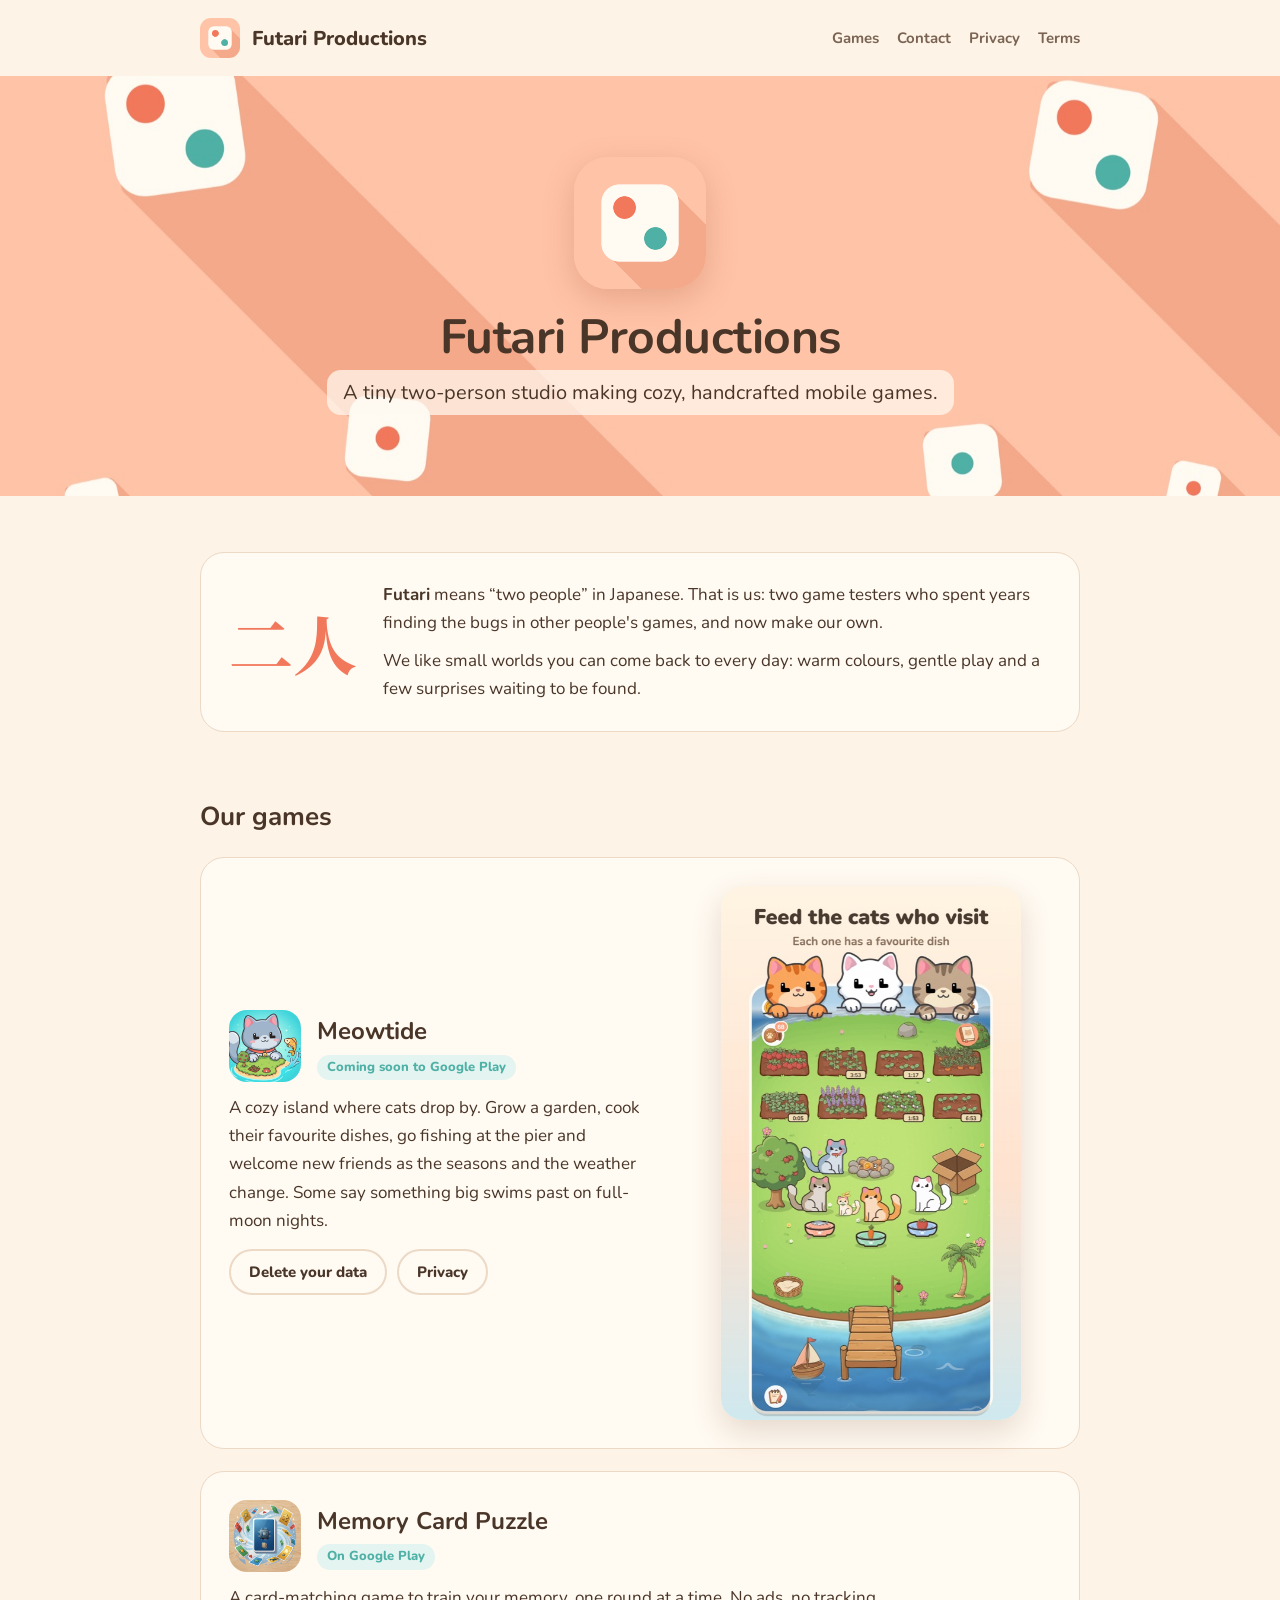
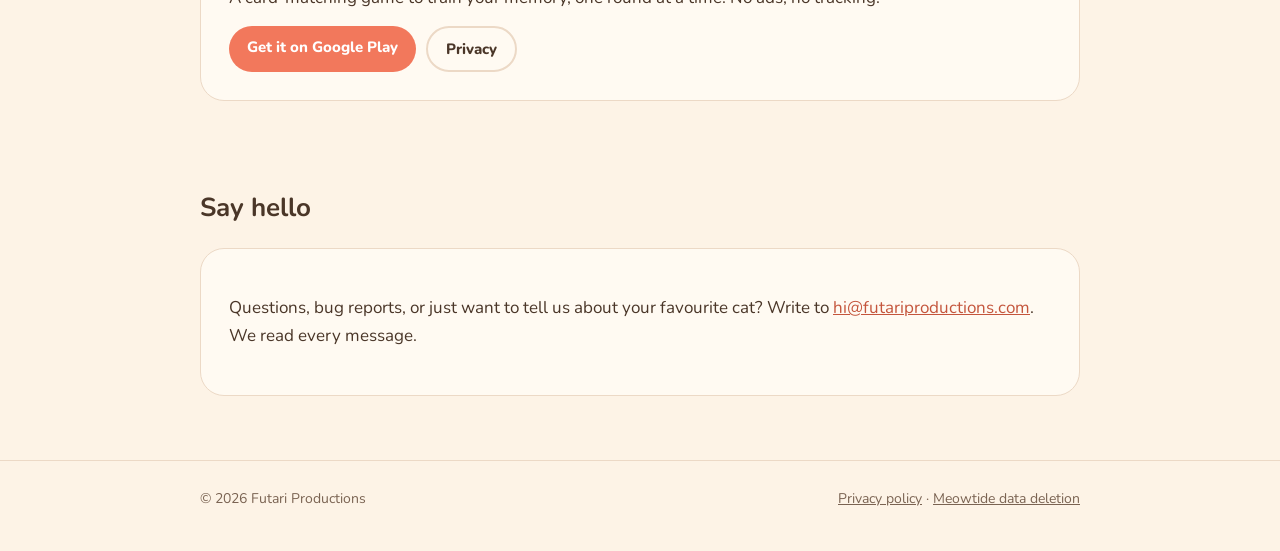
<file: index.html>
<!doctype html>
<html lang="en">
<head>
<meta charset="utf-8">
<meta name="viewport" content="width=device-width, initial-scale=1">
<title>Futari Productions</title>
<meta name="description" content="Futari Productions is a tiny two-person studio making cozy, handcrafted mobile games.">
<meta property="og:title" content="Futari Productions">
<meta property="og:description" content="A tiny two-person studio making cozy, handcrafted mobile games.">
<meta property="og:image" content="https://futariproductions.com/img/header.jpg">
<link rel="icon" href="img/favicon-64.png">
<link rel="preconnect" href="https://fonts.googleapis.com">
<link rel="preconnect" href="https://fonts.gstatic.com" crossorigin>
<link href="https://fonts.googleapis.com/css2?family=Nunito:wght@400;700;800&family=Noto+Serif+JP:wght@700&display=swap" rel="stylesheet">
<link rel="stylesheet" href="style.css">
</head>
<body>
<header class="wrap bar">
  <a class="brand" href="/"><img src="img/futari-256.png" alt=""><span>Futari Productions</span></a>
  <nav class="nav"><a href="#games">Games</a><a href="#contact">Contact</a><a href="privacy.html">Privacy</a><a href="/memory-card-puzzle/terms.html">Terms</a></nav>
</header>

<div class="hero">
  <div class="inner">
    <img class="logo" src="img/futari-256.png" alt="Futari Productions logo: a die showing two">
    <h1>Futari Productions</h1>
    <p>A tiny two-person studio making cozy, handcrafted mobile games.</p>
  </div>
</div>

<main class="wrap">
  <section>
    <div class="story">
      <div class="kanji" lang="ja">二人</div>
      <div>
        <p><strong>Futari</strong> means “two people” in Japanese. That is us: two game testers who spent years finding the bugs in other people's games, and now make our own.</p>
        <p>We like small worlds you can come back to every day: warm colours, gentle play and a few surprises waiting to be found.</p>
      </div>
    </div>
  </section>

  <section id="games">
    <h2>Our games</h2>

    <article class="game">
      <div>
        <div class="head">
          <img src="img/meowtide-icon.png" alt="Meowtide icon">
          <div><h3>Meowtide</h3><span class="tag">Coming soon to Google Play</span></div>
        </div>
        <p>A cozy island where cats drop by. Grow a garden, cook their favourite dishes, go fishing at the pier and welcome new friends as the seasons and the weather change. Some say something big swims past on full-moon nights.</p>
        <div class="links">
          <a class="btn ghost" href="meowtide/delete-data.html">Delete your data</a>
          <a class="btn ghost" href="privacy.html#meowtide">Privacy</a>
        </div>
      </div>
      <img class="shot" src="img/meowtide-shot.jpg" alt="Meowtide: cats waiting for dinner on a small island" loading="lazy">
    </article>

    <article class="game small">
      <div>
        <div class="head">
          <img src="img/memory-card-icon.png" alt="Memory Card Puzzle icon">
          <div><h3>Memory Card Puzzle</h3><span class="tag">On Google Play</span></div>
        </div>
        <p>A card-matching game to train your memory, one round at a time. No ads, no tracking.</p>
        <div class="links">
          <a class="btn" href="https://play.google.com/store/apps/details?id=com.memory.card.puzzle">Get it on Google Play</a>
          <a class="btn ghost" href="privacy.html#memory-card-puzzle">Privacy</a>
        </div>
      </div>
    </article>
  </section>

  <section id="contact">
    <h2>Say hello</h2>
    <div class="contact">
      <p>Questions, bug reports, or just want to tell us about your favourite cat? Write to <a href="mailto:hi@futariproductions.com">hi@futariproductions.com</a>. We read every message.</p>
    </div>
  </section>
</main>

<footer>
  <div class="wrap">
    <span>© 2026 Futari Productions</span>
    <span><a href="privacy.html">Privacy policy</a> · <a href="meowtide/delete-data.html">Meowtide data deletion</a></span>
  </div>
</footer>
</body>
</html>
</file>
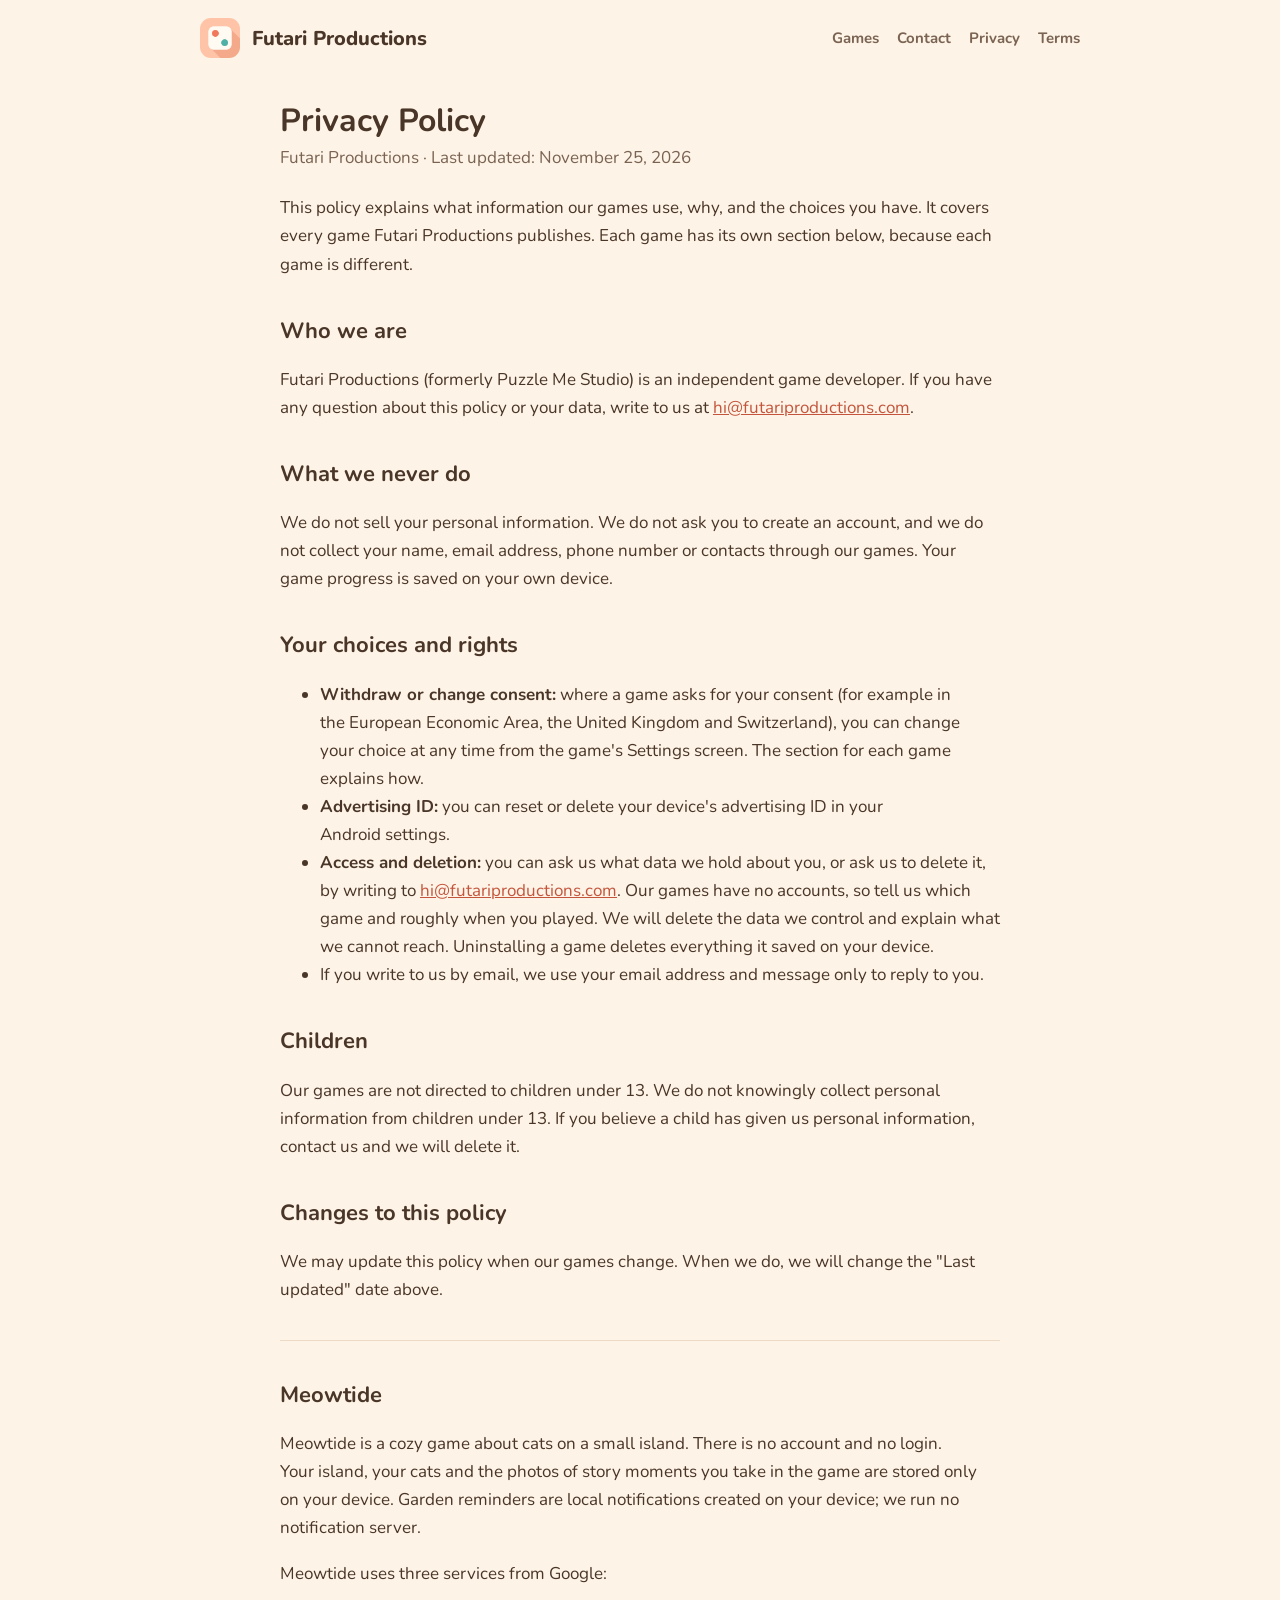
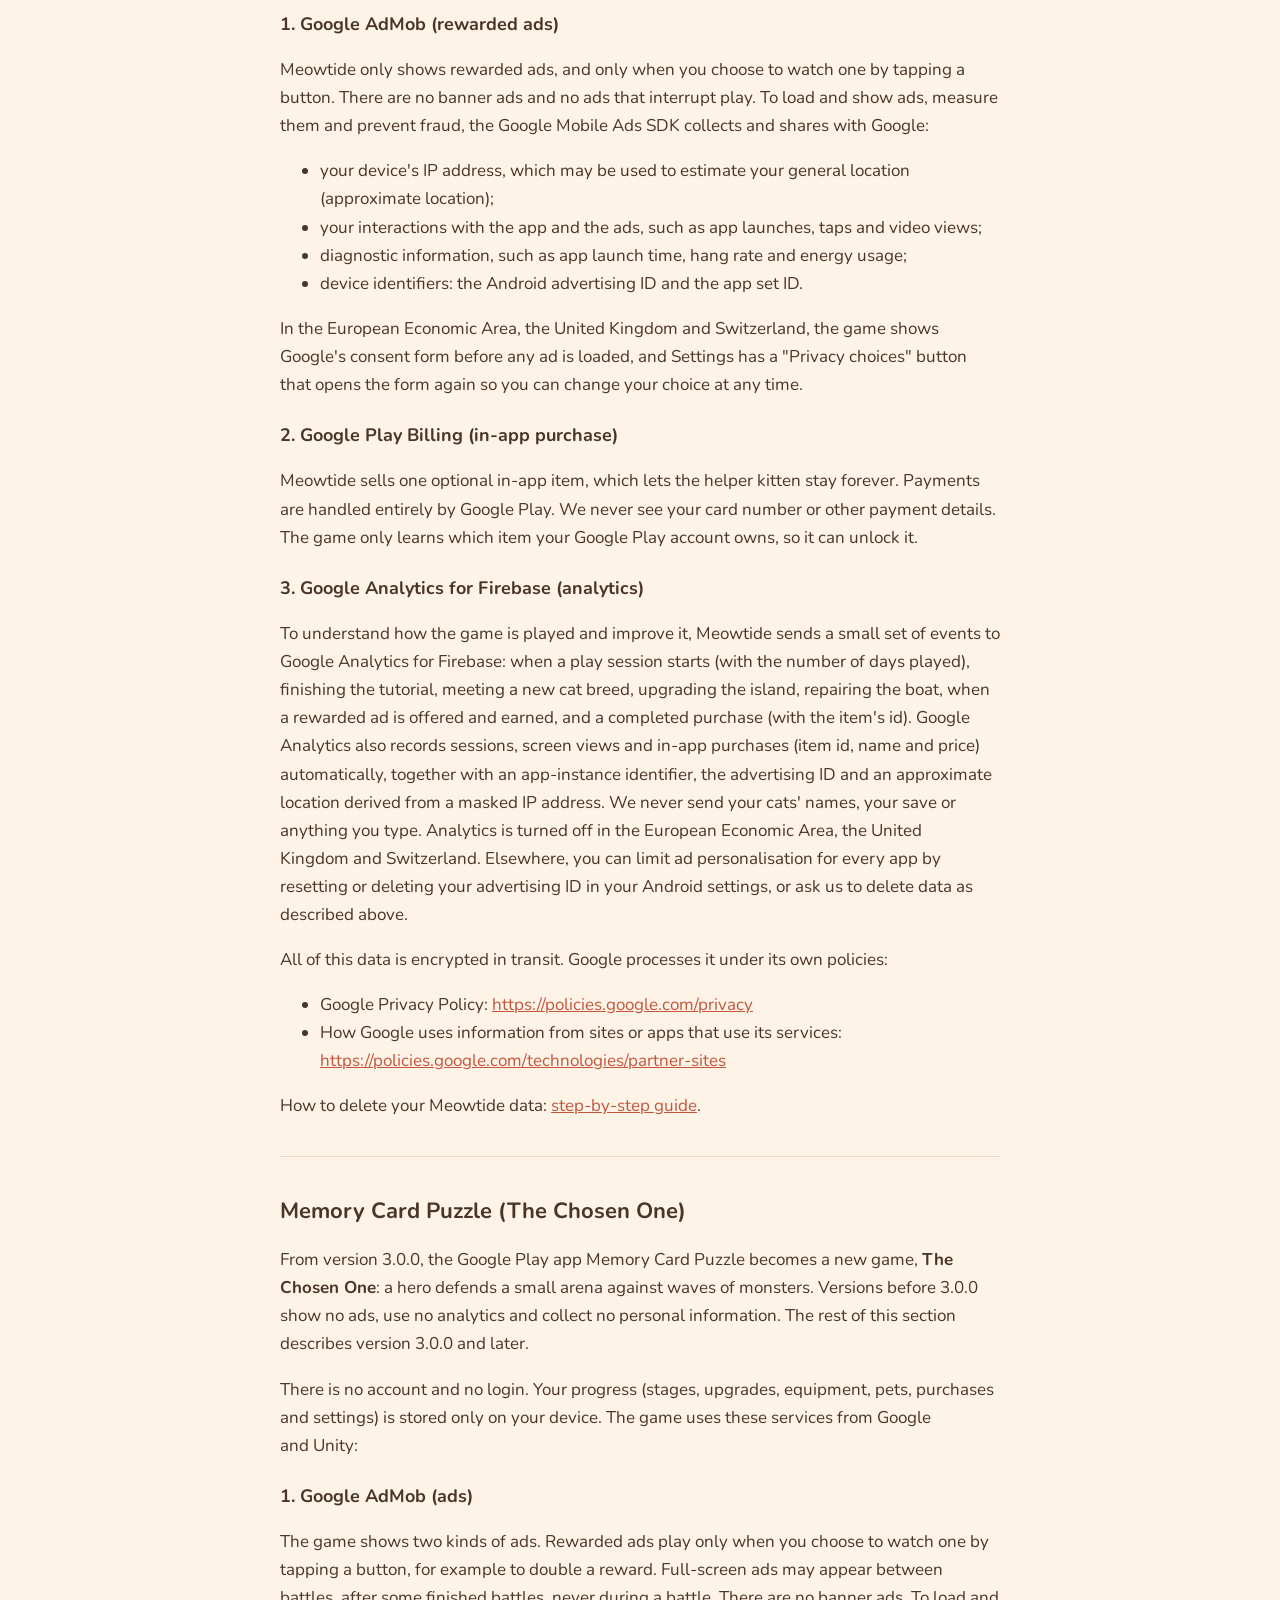
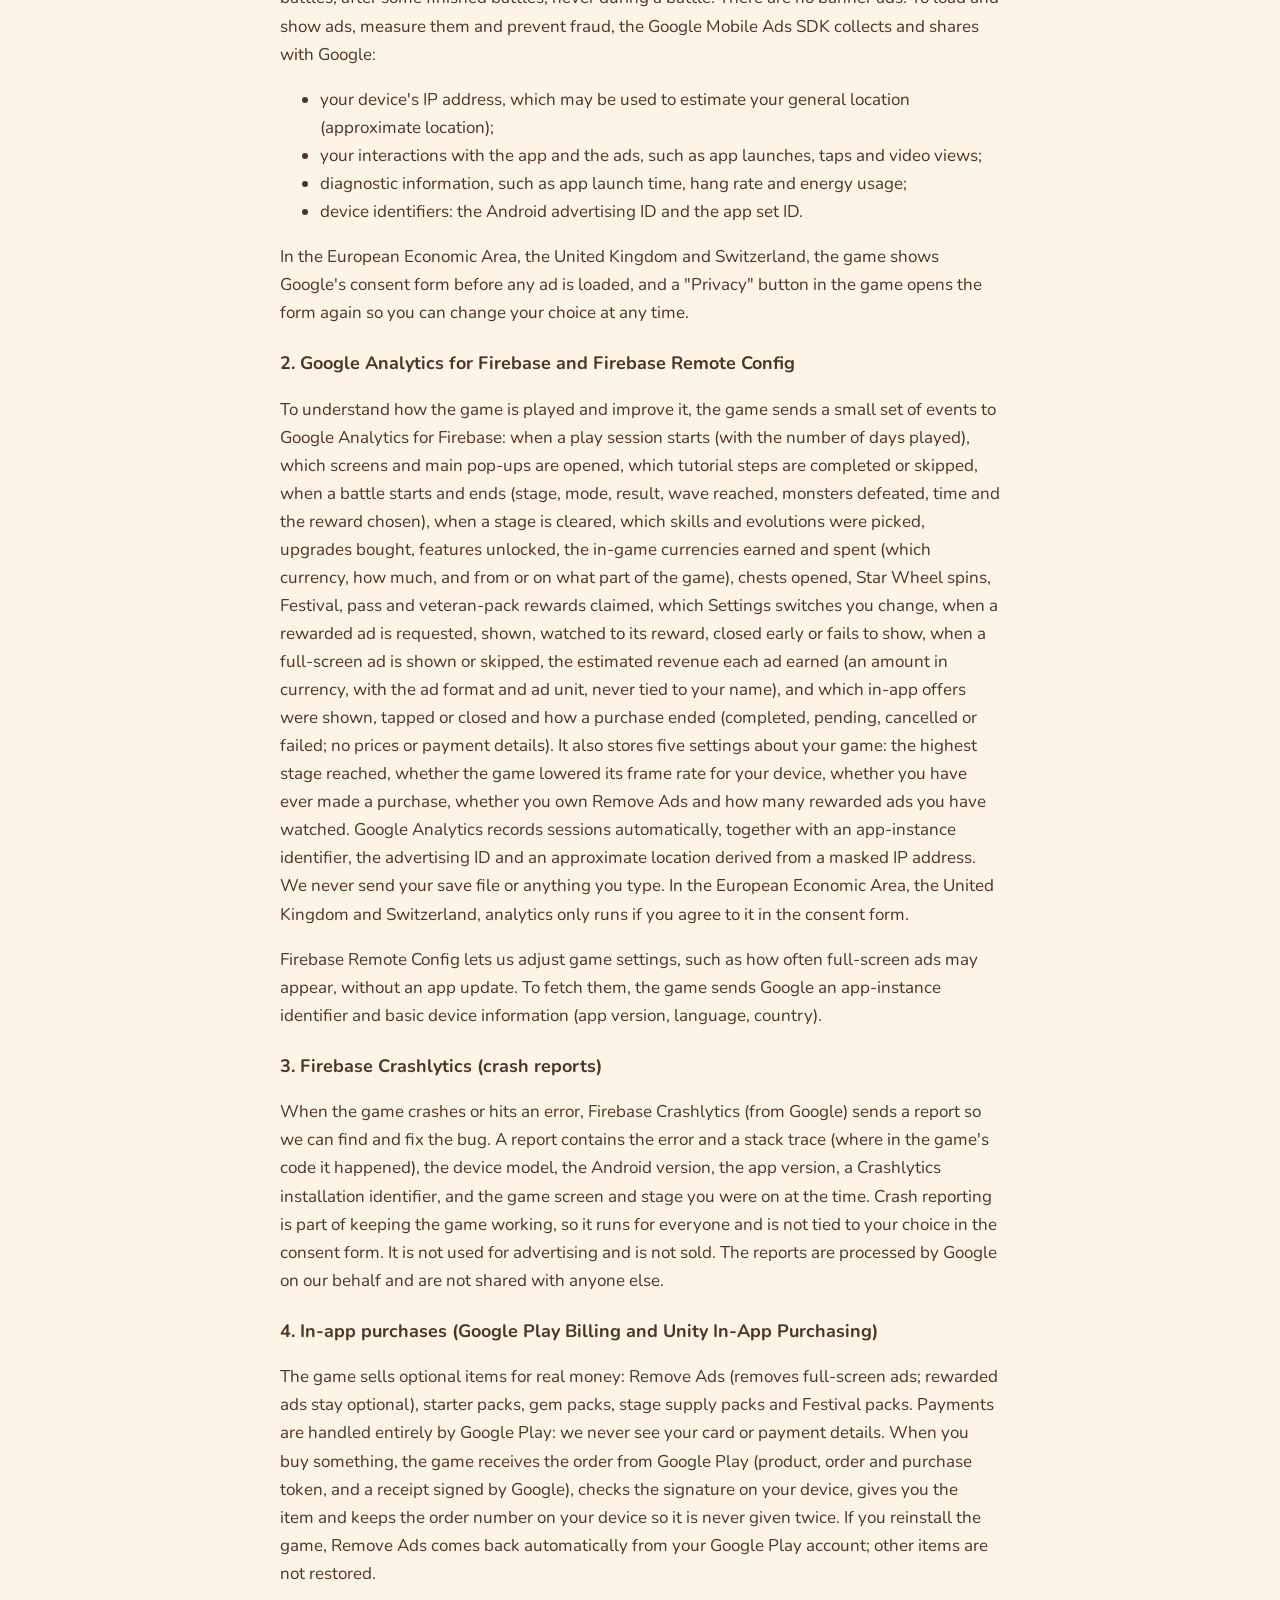
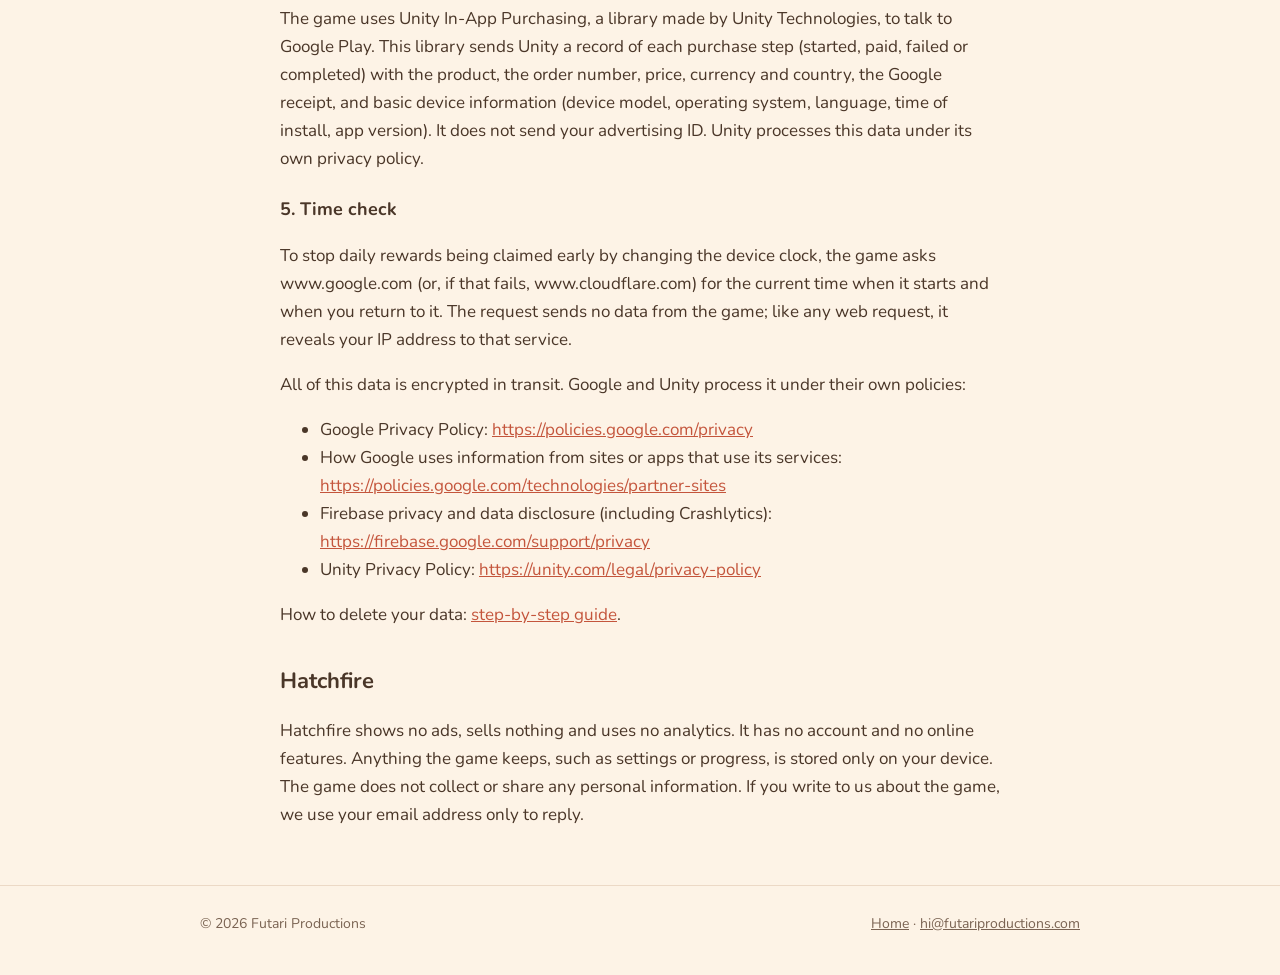
<file: privacy.html>
<!doctype html>
<html lang="en">
<head>
<meta charset="utf-8">
<meta name="viewport" content="width=device-width, initial-scale=1">
<title>Privacy Policy · Futari Productions</title>
<link rel="icon" href="img/favicon-64.png">
<link rel="preconnect" href="https://fonts.googleapis.com">
<link rel="preconnect" href="https://fonts.gstatic.com" crossorigin>
<link href="https://fonts.googleapis.com/css2?family=Nunito:wght@400;700;800&display=swap" rel="stylesheet">
<link rel="stylesheet" href="style.css">
</head>
<body>
<header class="wrap bar">
  <a class="brand" href="/"><img src="img/futari-256.png" alt=""><span>Futari Productions</span></a>
  <nav class="nav"><a href="/#games">Games</a><a href="/#contact">Contact</a><a href="privacy.html">Privacy</a><a href="/memory-card-puzzle/terms.html">Terms</a></nav>
</header>

<main class="doc">
<h1>Privacy Policy</h1>
<p class="updated">Futari Productions · Last updated: November 25, 2026</p>

<p>This policy explains what information our games use, why, and the choices you have. It covers every game Futari Productions publishes. Each game has its own section below, because each game is different.</p>

<h2>Who we are</h2>
<p>Futari Productions (formerly Puzzle Me Studio) is an independent game developer. If you have any question about this policy or your data, write to us at <a href="mailto:hi@futariproductions.com">hi@futariproductions.com</a>.</p>

<h2>What we never do</h2>
<p>We do not sell your personal information. We do not ask you to create an account, and we do not collect your name, email address, phone number or contacts through our games. Your game progress is saved on your own device.</p>

<h2>Your choices and rights</h2>
<ul>
<li><strong>Withdraw or change consent:</strong> where a game asks for your consent (for example in the European Economic Area, the United Kingdom and Switzerland), you can change your choice at any time from the game's Settings screen. The section for each game explains how.</li>
<li><strong>Advertising ID:</strong> you can reset or delete your device's advertising ID in your Android settings.</li>
<li><strong>Access and deletion:</strong> you can ask us what data we hold about you, or ask us to delete it, by writing to <a href="mailto:hi@futariproductions.com">hi@futariproductions.com</a>. Our games have no accounts, so tell us which game and roughly when you played. We will delete the data we control and explain what we cannot reach. Uninstalling a game deletes everything it saved on your device.</li>
<li>If you write to us by email, we use your email address and message only to reply to you.</li>
</ul>

<h2>Children</h2>
<p>Our games are not directed to children under 13. We do not knowingly collect personal information from children under 13. If you believe a child has given us personal information, contact us and we will delete it.</p>

<h2>Changes to this policy</h2>
<p>We may update this policy when our games change. When we do, we will change the "Last updated" date above.</p>

<hr>

<h2 id="meowtide">Meowtide</h2>
<p>Meowtide is a cozy game about cats on a small island. There is no account and no login. Your island, your cats and the photos of story moments you take in the game are stored only on your device. Garden reminders are local notifications created on your device; we run no notification server.</p>
<p>Meowtide uses three services from Google:</p>

<h3>1. Google AdMob (rewarded ads)</h3>
<p>Meowtide only shows rewarded ads, and only when you choose to watch one by tapping a button. There are no banner ads and no ads that interrupt play. To load and show ads, measure them and prevent fraud, the Google Mobile Ads SDK collects and shares with Google:</p>
<ul>
<li>your device's IP address, which may be used to estimate your general location (approximate location);</li>
<li>your interactions with the app and the ads, such as app launches, taps and video views;</li>
<li>diagnostic information, such as app launch time, hang rate and energy usage;</li>
<li>device identifiers: the Android advertising ID and the app set ID.</li>
</ul>
<p>In the European Economic Area, the United Kingdom and Switzerland, the game shows Google's consent form before any ad is loaded, and Settings has a "Privacy choices" button that opens the form again so you can change your choice at any time.</p>

<h3>2. Google Play Billing (in-app purchase)</h3>
<p>Meowtide sells one optional in-app item, which lets the helper kitten stay forever. Payments are handled entirely by Google Play. We never see your card number or other payment details. The game only learns which item your Google Play account owns, so it can unlock it.</p>

<h3>3. Google Analytics for Firebase (analytics)</h3>
<p>To understand how the game is played and improve it, Meowtide sends a small set of events to Google Analytics for Firebase: when a play session starts (with the number of days played), finishing the tutorial, meeting a new cat breed, upgrading the island, repairing the boat, when a rewarded ad is offered and earned, and a completed purchase (with the item's id). Google Analytics also records sessions, screen views and in-app purchases (item id, name and price) automatically, together with an app-instance identifier, the advertising ID and an approximate location derived from a masked IP address. We never send your cats' names, your save or anything you type. Analytics is turned off in the European Economic Area, the United Kingdom and Switzerland. Elsewhere, you can limit ad personalisation for every app by resetting or deleting your advertising ID in your Android settings, or ask us to delete data as described above.</p>

<p>All of this data is encrypted in transit. Google processes it under its own policies:</p>
<ul>
<li>Google Privacy Policy: <a href="https://policies.google.com/privacy">https://policies.google.com/privacy</a></li>
<li>How Google uses information from sites or apps that use its services: <a href="https://policies.google.com/technologies/partner-sites">https://policies.google.com/technologies/partner-sites</a></li>
</ul>
<p>How to delete your Meowtide data: <a href="meowtide/delete-data.html">step-by-step guide</a>.</p>

<hr>

<h2 id="memory-card-puzzle">Memory Card Puzzle (The Chosen One)</h2>
<p>From version 3.0.0, the Google Play app Memory Card Puzzle becomes a new game, <strong>The Chosen One</strong>: a hero defends a small arena against waves of monsters. Versions before 3.0.0 show no ads, use no analytics and collect no personal information. The rest of this section describes version 3.0.0 and later.</p>
<p>There is no account and no login. Your progress (stages, upgrades, equipment, pets, purchases and settings) is stored only on your device. The game uses these services from Google and Unity:</p>

<h3>1. Google AdMob (ads)</h3>
<p>The game shows two kinds of ads. Rewarded ads play only when you choose to watch one by tapping a button, for example to double a reward. Full-screen ads may appear between battles, after some finished battles, never during a battle. There are no banner ads. To load and show ads, measure them and prevent fraud, the Google Mobile Ads SDK collects and shares with Google:</p>
<ul>
<li>your device's IP address, which may be used to estimate your general location (approximate location);</li>
<li>your interactions with the app and the ads, such as app launches, taps and video views;</li>
<li>diagnostic information, such as app launch time, hang rate and energy usage;</li>
<li>device identifiers: the Android advertising ID and the app set ID.</li>
</ul>
<p>In the European Economic Area, the United Kingdom and Switzerland, the game shows Google's consent form before any ad is loaded, and a "Privacy" button in the game opens the form again so you can change your choice at any time.</p>

<h3>2. Google Analytics for Firebase and Firebase Remote Config</h3>
<p>To understand how the game is played and improve it, the game sends a small set of events to Google Analytics for Firebase: when a play session starts (with the number of days played), which screens and main pop-ups are opened, which tutorial steps are completed or skipped, when a battle starts and ends (stage, mode, result, wave reached, monsters defeated, time and the reward chosen), when a stage is cleared, which skills and evolutions were picked, upgrades bought, features unlocked, the in-game currencies earned and spent (which currency, how much, and from or on what part of the game), chests opened, Star Wheel spins, Festival, pass and veteran-pack rewards claimed, which Settings switches you change, when a rewarded ad is requested, shown, watched to its reward, closed early or fails to show, when a full-screen ad is shown or skipped, the estimated revenue each ad earned (an amount in currency, with the ad format and ad unit, never tied to your name), and which in-app offers were shown, tapped or closed and how a purchase ended (completed, pending, cancelled or failed; no prices or payment details). It also stores five settings about your game: the highest stage reached, whether the game lowered its frame rate for your device, whether you have ever made a purchase, whether you own Remove Ads and how many rewarded ads you have watched. Google Analytics records sessions automatically, together with an app-instance identifier, the advertising ID and an approximate location derived from a masked IP address. We never send your save file or anything you type. In the European Economic Area, the United Kingdom and Switzerland, analytics only runs if you agree to it in the consent form.</p>
<p>Firebase Remote Config lets us adjust game settings, such as how often full-screen ads may appear, without an app update. To fetch them, the game sends Google an app-instance identifier and basic device information (app version, language, country).</p>

<h3>3. Firebase Crashlytics (crash reports)</h3>
<p>When the game crashes or hits an error, Firebase Crashlytics (from Google) sends a report so we can find and fix the bug. A report contains the error and a stack trace (where in the game's code it happened), the device model, the Android version, the app version, a Crashlytics installation identifier, and the game screen and stage you were on at the time. Crash reporting is part of keeping the game working, so it runs for everyone and is not tied to your choice in the consent form. It is not used for advertising and is not sold. The reports are processed by Google on our behalf and are not shared with anyone else.</p>

<h3>4. In-app purchases (Google Play Billing and Unity In-App Purchasing)</h3>
<p>The game sells optional items for real money: Remove Ads (removes full-screen ads; rewarded ads stay optional), starter packs, gem packs, stage supply packs and Festival packs. Payments are handled entirely by Google Play: we never see your card or payment details. When you buy something, the game receives the order from Google Play (product, order and purchase token, and a receipt signed by Google), checks the signature on your device, gives you the item and keeps the order number on your device so it is never given twice. If you reinstall the game, Remove Ads comes back automatically from your Google Play account; other items are not restored.</p>
<p>The game uses Unity In-App Purchasing, a library made by Unity Technologies, to talk to Google Play. This library sends Unity a record of each purchase step (started, paid, failed or completed) with the product, the order number, price, currency and country, the Google receipt, and basic device information (device model, operating system, language, time of install, app version). It does not send your advertising ID. Unity processes this data under its own privacy policy.</p>

<h3>5. Time check</h3>
<p>To stop daily rewards being claimed early by changing the device clock, the game asks www.google.com (or, if that fails, www.cloudflare.com) for the current time when it starts and when you return to it. The request sends no data from the game; like any web request, it reveals your IP address to that service.</p>

<p>All of this data is encrypted in transit. Google and Unity process it under their own policies:</p>
<ul>
<li>Google Privacy Policy: <a href="https://policies.google.com/privacy">https://policies.google.com/privacy</a></li>
<li>How Google uses information from sites or apps that use its services: <a href="https://policies.google.com/technologies/partner-sites">https://policies.google.com/technologies/partner-sites</a></li>
<li>Firebase privacy and data disclosure (including Crashlytics): <a href="https://firebase.google.com/support/privacy">https://firebase.google.com/support/privacy</a></li>
<li>Unity Privacy Policy: <a href="https://unity.com/legal/privacy-policy">https://unity.com/legal/privacy-policy</a></li>
</ul>
<p>How to delete your data: <a href="memory-card-puzzle/delete-data.html">step-by-step guide</a>.</p>

<h2 id="hatchfire">Hatchfire</h2>
<p>Hatchfire shows no ads, sells nothing and uses no analytics. It has no account and no online features. Anything the game keeps, such as settings or progress, is stored only on your device. The game does not collect or share any personal information. If you write to us about the game, we use your email address only to reply.</p>
</main>

<footer>
  <div class="wrap">
    <span>© 2026 Futari Productions</span>
    <span><a href="/">Home</a> · <a href="mailto:hi@futariproductions.com">hi@futariproductions.com</a></span>
  </div>
</footer>
</body>
</html>
</file>
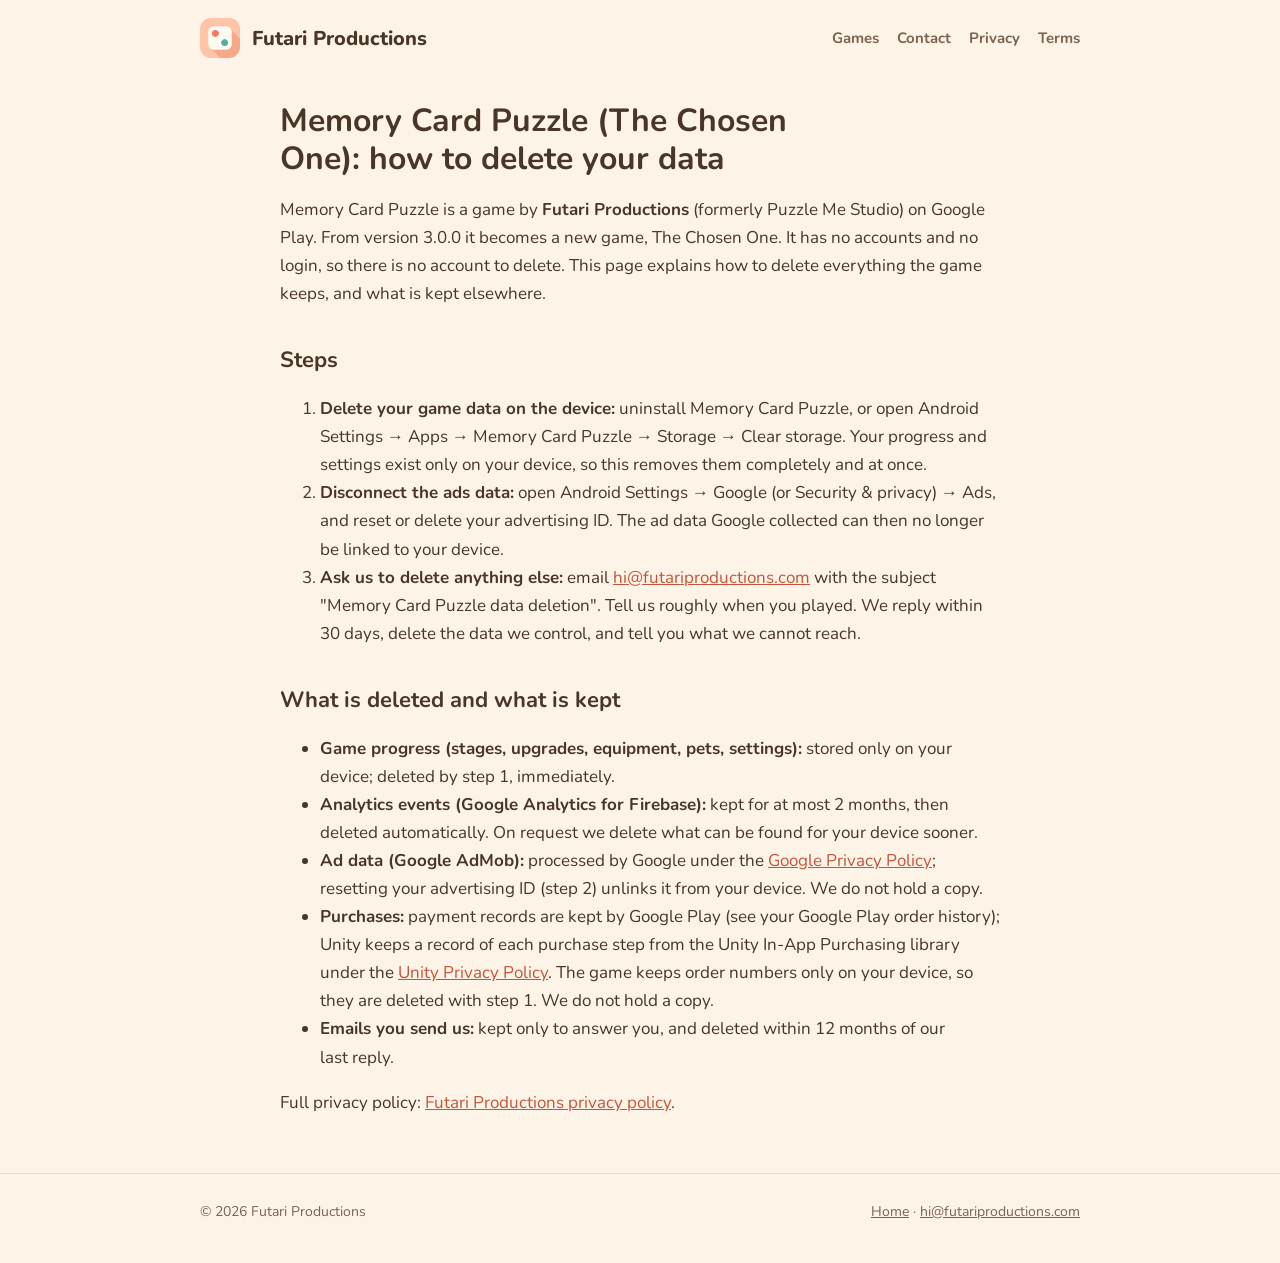
<file: memory-card-puzzle/delete-data.html>
<!doctype html>
<html lang="en">
<head>
<meta charset="utf-8">
<meta name="viewport" content="width=device-width, initial-scale=1">
<title>Memory Card Puzzle: delete your data · Futari Productions</title>
<link rel="icon" href="../img/favicon-64.png">
<link rel="preconnect" href="https://fonts.googleapis.com">
<link rel="preconnect" href="https://fonts.gstatic.com" crossorigin>
<link href="https://fonts.googleapis.com/css2?family=Nunito:wght@400;700;800&display=swap" rel="stylesheet">
<link rel="stylesheet" href="../style.css">
</head>
<body>
<header class="wrap bar">
  <a class="brand" href="/"><img src="../img/futari-256.png" alt=""><span>Futari Productions</span></a>
  <nav class="nav"><a href="/#games">Games</a><a href="/#contact">Contact</a><a href="../privacy.html">Privacy</a><a href="/memory-card-puzzle/terms.html">Terms</a></nav>
</header>
<main class="doc">
<h1>Memory Card Puzzle (The Chosen One): how to delete your data</h1>
<p>Memory Card Puzzle is a game by <strong>Futari Productions</strong> (formerly Puzzle Me Studio) on Google Play. From version 3.0.0 it becomes a new game, The Chosen One. It has no accounts and no login, so there is no account to delete. This page explains how to delete everything the game keeps, and what is kept elsewhere.</p>

<h2>Steps</h2>
<ol>
<li><strong>Delete your game data on the device:</strong> uninstall Memory Card Puzzle, or open Android Settings → Apps → Memory Card Puzzle → Storage → Clear storage. Your progress and settings exist only on your device, so this removes them completely and at once.</li>
<li><strong>Disconnect the ads data:</strong> open Android Settings → Google (or Security &amp; privacy) → Ads, and reset or delete your advertising ID. The ad data Google collected can then no longer be linked to your device.</li>
<li><strong>Ask us to delete anything else:</strong> email <a href="mailto:hi@futariproductions.com?subject=Memory%20Card%20Puzzle%20data%20deletion">hi@futariproductions.com</a> with the subject "Memory Card Puzzle data deletion". Tell us roughly when you played. We reply within 30 days, delete the data we control, and tell you what we cannot reach.</li>
</ol>

<h2>What is deleted and what is kept</h2>
<ul>
<li><strong>Game progress (stages, upgrades, equipment, pets, settings):</strong> stored only on your device; deleted by step 1, immediately.</li>
<li><strong>Analytics events (Google Analytics for Firebase):</strong> kept for at most 2 months, then deleted automatically. On request we delete what can be found for your device sooner.</li>
<li><strong>Ad data (Google AdMob):</strong> processed by Google under the <a href="https://policies.google.com/privacy">Google Privacy Policy</a>; resetting your advertising ID (step 2) unlinks it from your device. We do not hold a copy.</li>
<li><strong>Purchases:</strong> payment records are kept by Google Play (see your Google Play order history); Unity keeps a record of each purchase step from the Unity In-App Purchasing library under the <a href="https://unity.com/legal/privacy-policy">Unity Privacy Policy</a>. The game keeps order numbers only on your device, so they are deleted with step 1. We do not hold a copy.</li>
<li><strong>Emails you send us:</strong> kept only to answer you, and deleted within 12 months of our last reply.</li>
</ul>

<p>Full privacy policy: <a href="../privacy.html#memory-card-puzzle">Futari Productions privacy policy</a>.</p>
</main>
<footer>
  <div class="wrap">
    <span>© 2026 Futari Productions</span>
    <span><a href="/">Home</a> · <a href="mailto:hi@futariproductions.com">hi@futariproductions.com</a></span>
  </div>
</footer>
</body>
</html>
</file>
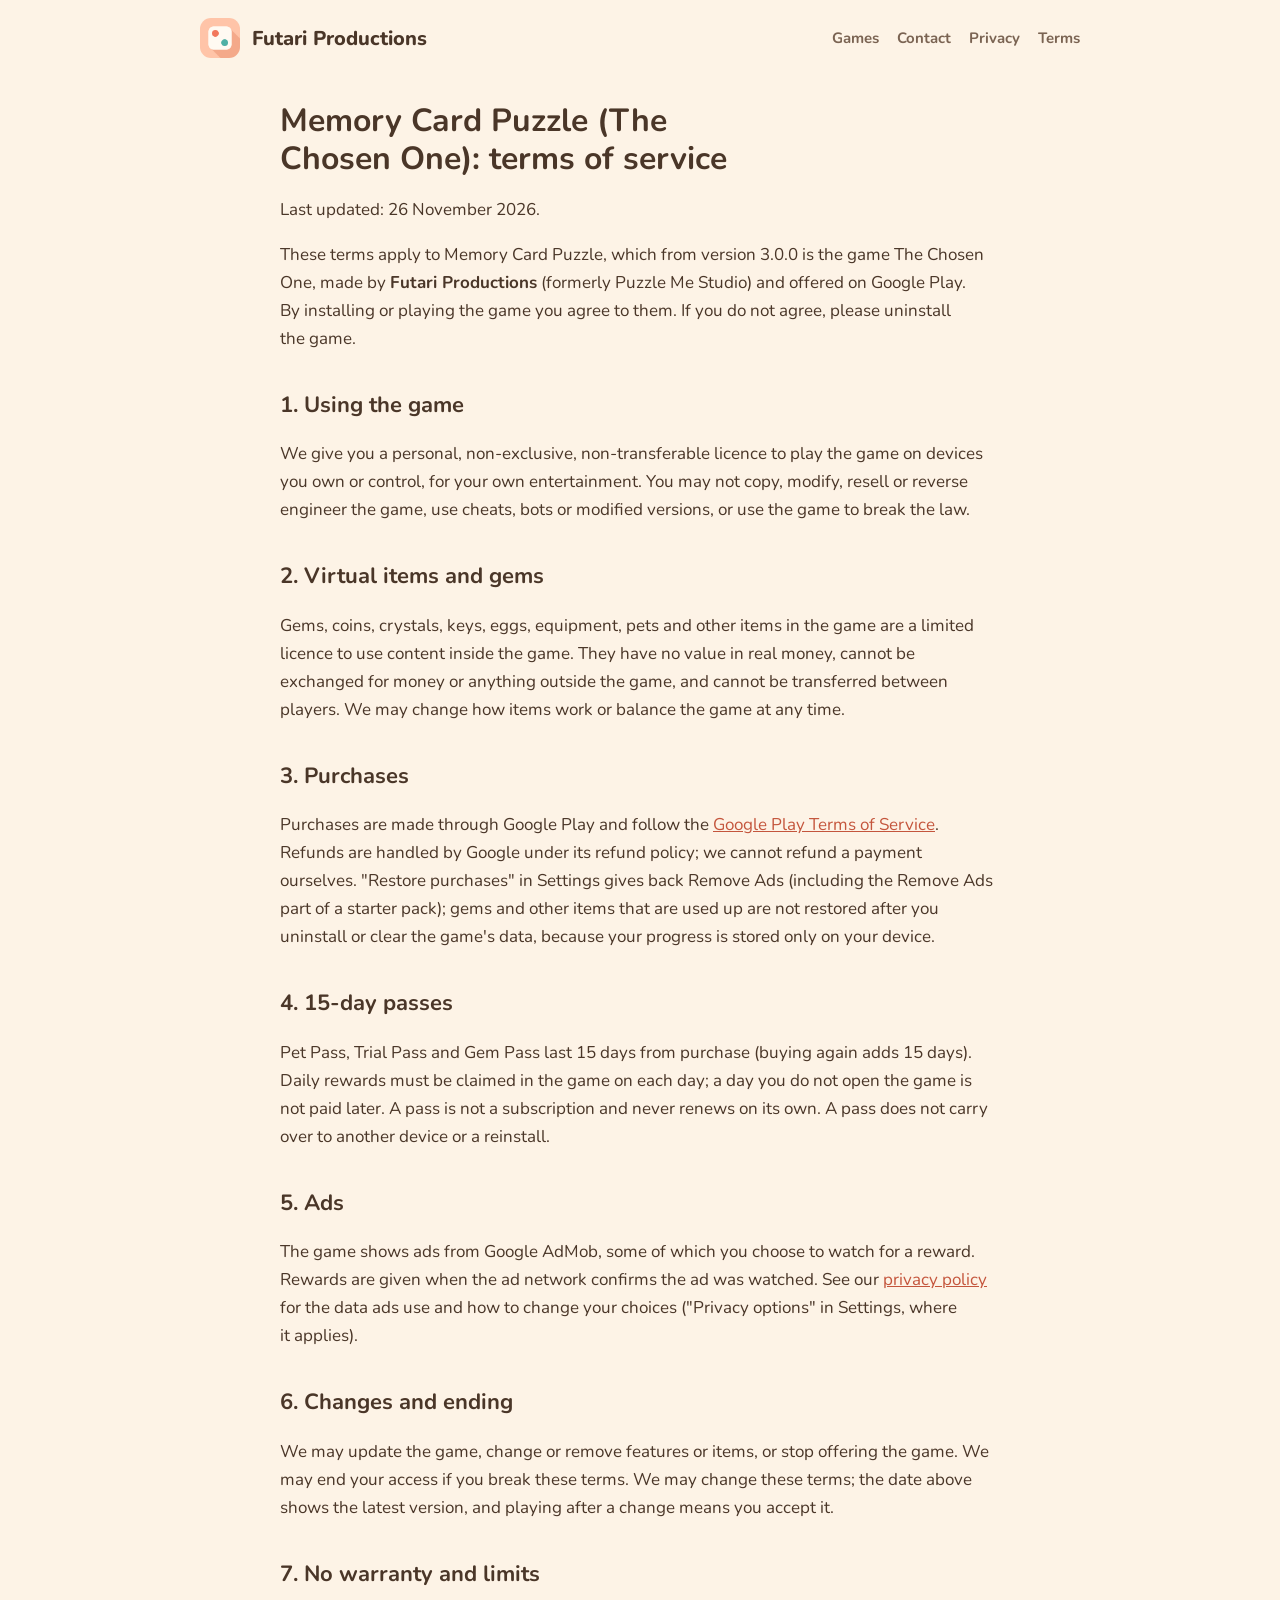
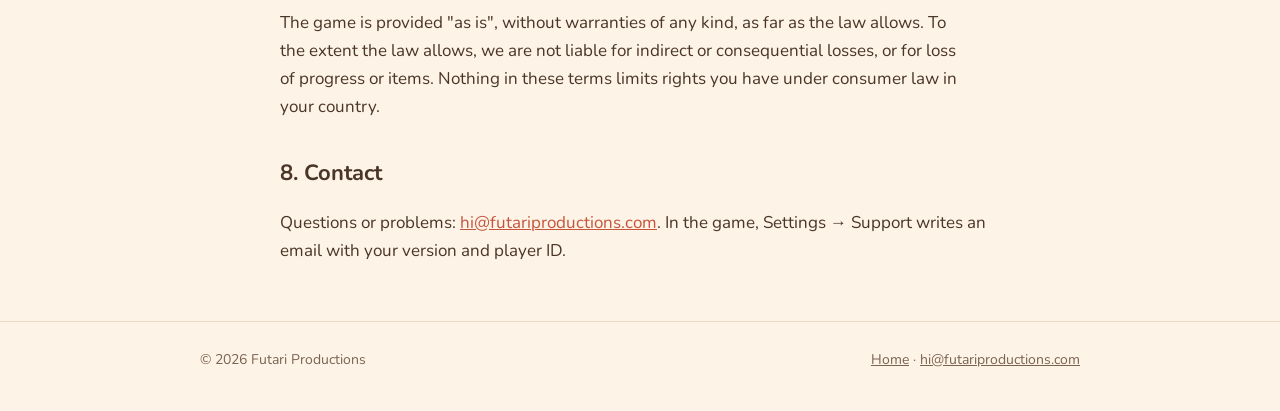
<file: memory-card-puzzle/terms.html>
<!doctype html>
<html lang="en">
<head>
<meta charset="utf-8">
<meta name="viewport" content="width=device-width, initial-scale=1">
<title>Memory Card Puzzle: terms of service · Futari Productions</title>
<link rel="icon" href="../img/favicon-64.png">
<link rel="preconnect" href="https://fonts.googleapis.com">
<link rel="preconnect" href="https://fonts.gstatic.com" crossorigin>
<link href="https://fonts.googleapis.com/css2?family=Nunito:wght@400;700;800&display=swap" rel="stylesheet">
<link rel="stylesheet" href="../style.css">
</head>
<body>
<header class="wrap bar">
  <a class="brand" href="/"><img src="../img/futari-256.png" alt=""><span>Futari Productions</span></a>
  <nav class="nav"><a href="/#games">Games</a><a href="/#contact">Contact</a><a href="../privacy.html">Privacy</a><a href="/memory-card-puzzle/terms.html">Terms</a></nav>
</header>
<main class="doc">
<h1>Memory Card Puzzle (The Chosen One): terms of service</h1>
<p>Last updated: 26 November 2026.</p>
<p>These terms apply to Memory Card Puzzle, which from version 3.0.0 is the game The Chosen One, made by <strong>Futari Productions</strong> (formerly Puzzle Me Studio) and offered on Google Play. By installing or playing the game you agree to them. If you do not agree, please uninstall the game.</p>

<h2>1. Using the game</h2>
<p>We give you a personal, non-exclusive, non-transferable licence to play the game on devices you own or control, for your own entertainment. You may not copy, modify, resell or reverse engineer the game, use cheats, bots or modified versions, or use the game to break the law.</p>

<h2>2. Virtual items and gems</h2>
<p>Gems, coins, crystals, keys, eggs, equipment, pets and other items in the game are a limited licence to use content inside the game. They have no value in real money, cannot be exchanged for money or anything outside the game, and cannot be transferred between players. We may change how items work or balance the game at any time.</p>

<h2>3. Purchases</h2>
<p>Purchases are made through Google Play and follow the <a href="https://play.google.com/about/play-terms/">Google Play Terms of Service</a>. Refunds are handled by Google under its refund policy; we cannot refund a payment ourselves. "Restore purchases" in Settings gives back Remove Ads (including the Remove Ads part of a starter pack); gems and other items that are used up are not restored after you uninstall or clear the game's data, because your progress is stored only on your device.</p>

<h2>4. 15-day passes</h2>
<p>Pet Pass, Trial Pass and Gem Pass last 15 days from purchase (buying again adds 15 days). Daily rewards must be claimed in the game on each day; a day you do not open the game is not paid later. A pass is not a subscription and never renews on its own. A pass does not carry over to another device or a reinstall.</p>

<h2>5. Ads</h2>
<p>The game shows ads from Google AdMob, some of which you choose to watch for a reward. Rewards are given when the ad network confirms the ad was watched. See our <a href="../privacy.html#memory-card-puzzle">privacy policy</a> for the data ads use and how to change your choices ("Privacy options" in Settings, where it applies).</p>

<h2>6. Changes and ending</h2>
<p>We may update the game, change or remove features or items, or stop offering the game. We may end your access if you break these terms. We may change these terms; the date above shows the latest version, and playing after a change means you accept it.</p>

<h2>7. No warranty and limits</h2>
<p>The game is provided "as is", without warranties of any kind, as far as the law allows. To the extent the law allows, we are not liable for indirect or consequential losses, or for loss of progress or items. Nothing in these terms limits rights you have under consumer law in your country.</p>

<h2>8. Contact</h2>
<p>Questions or problems: <a href="mailto:hi@futariproductions.com?subject=The%20Chosen%20One%20support">hi@futariproductions.com</a>. In the game, Settings → Support writes an email with your version and player ID.</p>
</main>
<footer>
  <div class="wrap">
    <span>© 2026 Futari Productions</span>
    <span><a href="/">Home</a> · <a href="mailto:hi@futariproductions.com">hi@futariproductions.com</a></span>
  </div>
</footer>
</body>
</html>
</file>
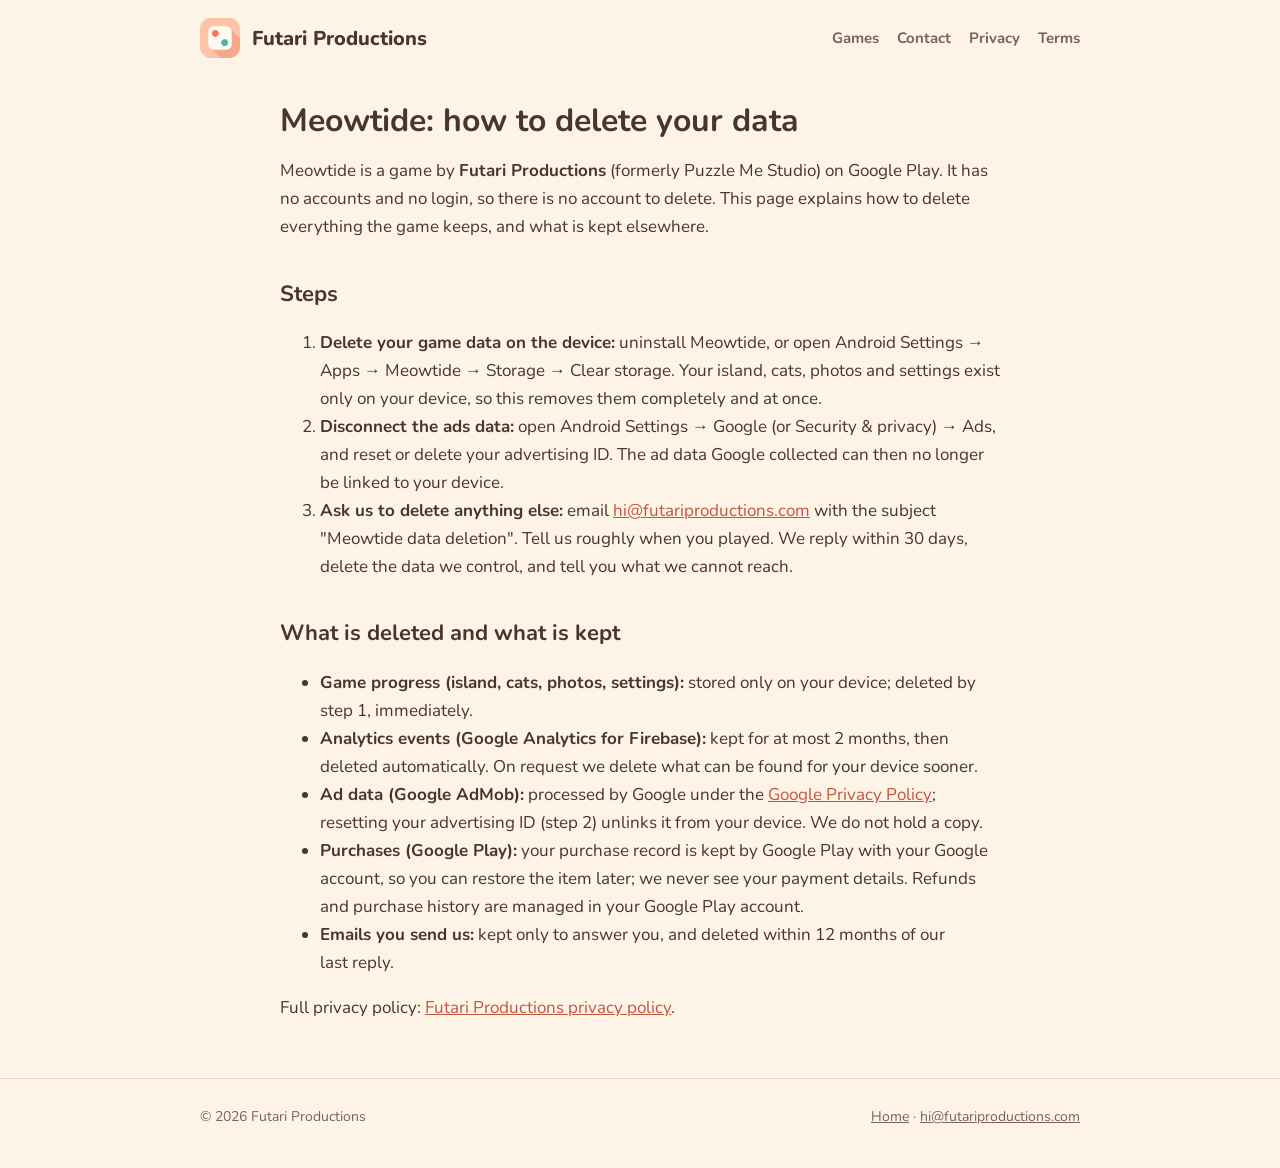
<file: meowtide/delete-data.html>
<!doctype html>
<html lang="en">
<head>
<meta charset="utf-8">
<meta name="viewport" content="width=device-width, initial-scale=1">
<title>Meowtide: delete your data · Futari Productions</title>
<link rel="icon" href="../img/favicon-64.png">
<link rel="preconnect" href="https://fonts.googleapis.com">
<link rel="preconnect" href="https://fonts.gstatic.com" crossorigin>
<link href="https://fonts.googleapis.com/css2?family=Nunito:wght@400;700;800&display=swap" rel="stylesheet">
<link rel="stylesheet" href="../style.css">
</head>
<body>
<header class="wrap bar">
  <a class="brand" href="/"><img src="../img/futari-256.png" alt=""><span>Futari Productions</span></a>
  <nav class="nav"><a href="/#games">Games</a><a href="/#contact">Contact</a><a href="../privacy.html">Privacy</a><a href="/memory-card-puzzle/terms.html">Terms</a></nav>
</header>
<main class="doc">
<h1>Meowtide: how to delete your data</h1>
<p>Meowtide is a game by <strong>Futari Productions</strong> (formerly Puzzle Me Studio) on Google Play. It has no accounts and no login, so there is no account to delete. This page explains how to delete everything the game keeps, and what is kept elsewhere.</p>

<h2>Steps</h2>
<ol>
<li><strong>Delete your game data on the device:</strong> uninstall Meowtide, or open Android Settings → Apps → Meowtide → Storage → Clear storage. Your island, cats, photos and settings exist only on your device, so this removes them completely and at once.</li>
<li><strong>Disconnect the ads data:</strong> open Android Settings → Google (or Security &amp; privacy) → Ads, and reset or delete your advertising ID. The ad data Google collected can then no longer be linked to your device.</li>
<li><strong>Ask us to delete anything else:</strong> email <a href="mailto:hi@futariproductions.com?subject=Meowtide%20data%20deletion">hi@futariproductions.com</a> with the subject "Meowtide data deletion". Tell us roughly when you played. We reply within 30 days, delete the data we control, and tell you what we cannot reach.</li>
</ol>

<h2>What is deleted and what is kept</h2>
<ul>
<li><strong>Game progress (island, cats, photos, settings):</strong> stored only on your device; deleted by step 1, immediately.</li>
<li><strong>Analytics events (Google Analytics for Firebase):</strong> kept for at most 2 months, then deleted automatically. On request we delete what can be found for your device sooner.</li>
<li><strong>Ad data (Google AdMob):</strong> processed by Google under the <a href="https://policies.google.com/privacy">Google Privacy Policy</a>; resetting your advertising ID (step 2) unlinks it from your device. We do not hold a copy.</li>
<li><strong>Purchases (Google Play):</strong> your purchase record is kept by Google Play with your Google account, so you can restore the item later; we never see your payment details. Refunds and purchase history are managed in your Google Play account.</li>
<li><strong>Emails you send us:</strong> kept only to answer you, and deleted within 12 months of our last reply.</li>
</ul>

<p>Full privacy policy: <a href="../privacy.html#meowtide">Futari Productions privacy policy</a>.</p>
</main>
<footer>
  <div class="wrap">
    <span>© 2026 Futari Productions</span>
    <span><a href="/">Home</a> · <a href="mailto:hi@futariproductions.com">hi@futariproductions.com</a></span>
  </div>
</footer>
</body>
</html>
</file>
<file: style.css>
:root {
  --peach: #ffc4a8;
  --peach-deep: #f4a98a;
  --cream: #fffaf2;
  --paper: #fdf3e6;
  --ink: #4a3628;
  --ink-soft: #7a6352;
  --coral: #f2785c;
  --teal: #4fb0a5;
  --line: #ecd9c6;
}
* { box-sizing: border-box; }
html { -webkit-text-size-adjust: 100%; }
body {
  margin: 0;
  background: var(--paper);
  color: var(--ink);
  font: 17px/1.65 "Nunito", -apple-system, "Segoe UI", Roboto, sans-serif;
}
a { color: #c4553c; }
img { max-width: 100%; display: block; }
.wrap { max-width: 920px; margin: 0 auto; padding: 0 20px; }

/* Header bar */
.bar { display: flex; align-items: center; justify-content: space-between; padding: 18px 20px; }
.brand { display: flex; align-items: center; gap: 12px; text-decoration: none; color: var(--ink); font-weight: 800; font-size: 20px; }
.brand img { width: 40px; height: 40px; border-radius: 11px; }
.nav { display: flex; gap: 18px; font-weight: 700; font-size: 15px; }
.nav a { color: var(--ink-soft); text-decoration: none; }
.nav a:hover { color: var(--ink); }

/* Hero */
.hero { background: var(--peach) url("img/header.jpg") center / cover no-repeat; }
.hero .inner { min-height: 420px; display: flex; flex-direction: column; align-items: center; justify-content: center; text-align: center; padding: 56px 20px; }
.hero .logo { width: 132px; height: 132px; border-radius: 34px; box-shadow: 0 10px 30px rgba(160, 80, 50, .25); }
.hero h1 { margin: 22px 0 6px; font-size: clamp(32px, 6vw, 48px); line-height: 1.1; letter-spacing: -.5px; }
.hero p { margin: 0; font-size: clamp(17px, 2.4vw, 20px); color: var(--ink); max-width: 700px; width: fit-content; background: rgba(255, 250, 242, .72); border-radius: 14px; padding: 6px 16px; text-wrap: balance; }

/* Sections */
section { padding: 56px 0 8px; }
h2 { font-size: 26px; margin: 0 0 18px; }
h1, h2, h3, .doc h1 { text-wrap: balance; }
p, li { text-wrap: pretty; }
.story { display: grid; grid-template-columns: auto 1fr; gap: 26px; align-items: center; background: var(--cream); border: 1px solid var(--line); border-radius: 24px; padding: 28px; }
.kanji { font: 800 64px/1 "Noto Serif JP", serif; color: var(--coral); }
.story p { margin: 0 0 10px; }
.story p:last-child { margin: 0; }

.game { display: grid; grid-template-columns: 1.2fr 1fr; gap: 28px; align-items: center; background: var(--cream); border: 1px solid var(--line); border-radius: 24px; padding: 28px; margin-bottom: 22px; }
.game .head { display: flex; gap: 16px; align-items: center; margin-bottom: 12px; }
.game .head img { width: 72px; height: 72px; border-radius: 18px; }
.game h3 { margin: 0; font-size: 24px; }
.tag { display: inline-block; font-size: 13px; font-weight: 800; color: var(--teal); background: #e3f4f1; border-radius: 99px; padding: 2px 10px; }
.game p { margin: 0 0 14px; }
.shot { border-radius: 22px; overflow: hidden; box-shadow: 0 12px 30px rgba(120, 70, 40, .18); max-width: 300px; justify-self: center; }
.links { display: flex; flex-wrap: wrap; gap: 10px; }
.btn { display: inline-block; text-decoration: none; font-weight: 800; font-size: 15px; border-radius: 99px; padding: 9px 18px; background: var(--coral); color: #fff; }
.btn.ghost { background: transparent; color: var(--ink); border: 2px solid var(--line); }
.game.small { grid-template-columns: 1fr; }

.contact { background: var(--cream); border: 1px solid var(--line); border-radius: 24px; padding: 28px; }

footer { margin-top: 56px; padding: 26px 0 40px; border-top: 1px solid var(--line); color: var(--ink-soft); font-size: 14px; }
footer .wrap { display: flex; flex-wrap: wrap; gap: 8px 22px; justify-content: space-between; }
footer a { color: var(--ink-soft); }

/* Plain document pages (privacy, data deletion) */
.doc { max-width: 760px; margin: 0 auto; padding: 8px 20px 0; }
.doc h1 { font-size: 32px; line-height: 1.2; margin: 18px 0 4px; }
.doc .updated { color: var(--ink-soft); margin: 0 0 22px; }
.doc h2 { font-size: 22px; margin: 34px 0 10px; }
.doc h3 { font-size: 18px; margin: 22px 0 8px; }
.doc hr { border: 0; border-top: 1px solid var(--line); margin: 36px 0; }

@media (max-width: 720px) {
  .nav { gap: 12px; font-size: 14px; margin-right: 4px; }
  .bar { padding: 14px 16px; }
  .nav a[href="#games"], .nav a[href="/#games"] { display: none; }
  .brand span { display: none; }
  .story { grid-template-columns: 1fr; text-align: center; }
  .game { grid-template-columns: 1fr; }
  .hero .inner { min-height: 340px; }
}
</file>
